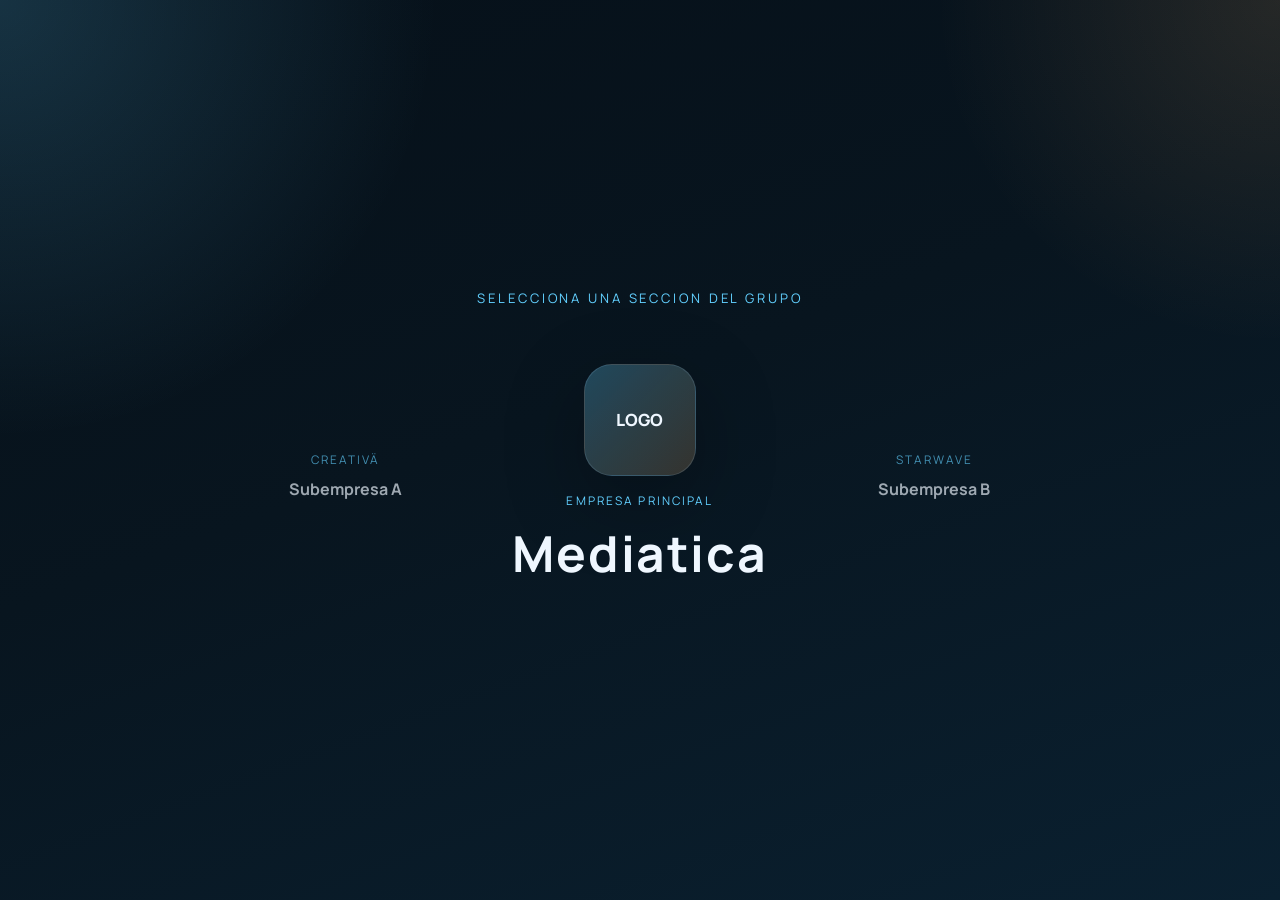
<file: Plantillas/V1/Index.html>
<!DOCTYPE html>
<html lang="es">
<head>
    <meta charset="UTF-8">
    <meta name="viewport" content="width=device-width, initial-scale=1.0">
    <title>Inicio Empresas</title>
    <link rel="preconnect" href="https://fonts.googleapis.com">
    <link rel="preconnect" href="https://fonts.gstatic.com" crossorigin>
    <link href="https://fonts.googleapis.com/css2?family=Manrope:wght@400;500;600;700;800&display=swap" rel="stylesheet">
    <link rel="stylesheet" href="styles_v1.css">
</head>
<body class="portal-body">
    <main class="portal-shell">
        <p class="portal-kicker">Selecciona una seccion del grupo</p>

        <div class="portal-layout">
            <a class="portal-item portal-side" href="marca1.html">
                <span class="portal-item-label">CREATIVÄ</span>
                <strong>Subempresa A</strong>
            </a>

            <a class="portal-item portal-center" href="empresa.html">
                <span class="portal-logo">LOGO</span>
                <span class="portal-item-label">Empresa principal</span>
                <strong>Mediatica</strong>
            </a>

            <a class="portal-item portal-side" href="marca2.html">
                <span class="portal-item-label">STARWAVE</span>
                <strong>Subempresa B</strong>
            </a>
        </div>
    </main>
</body>
</html>
</file>
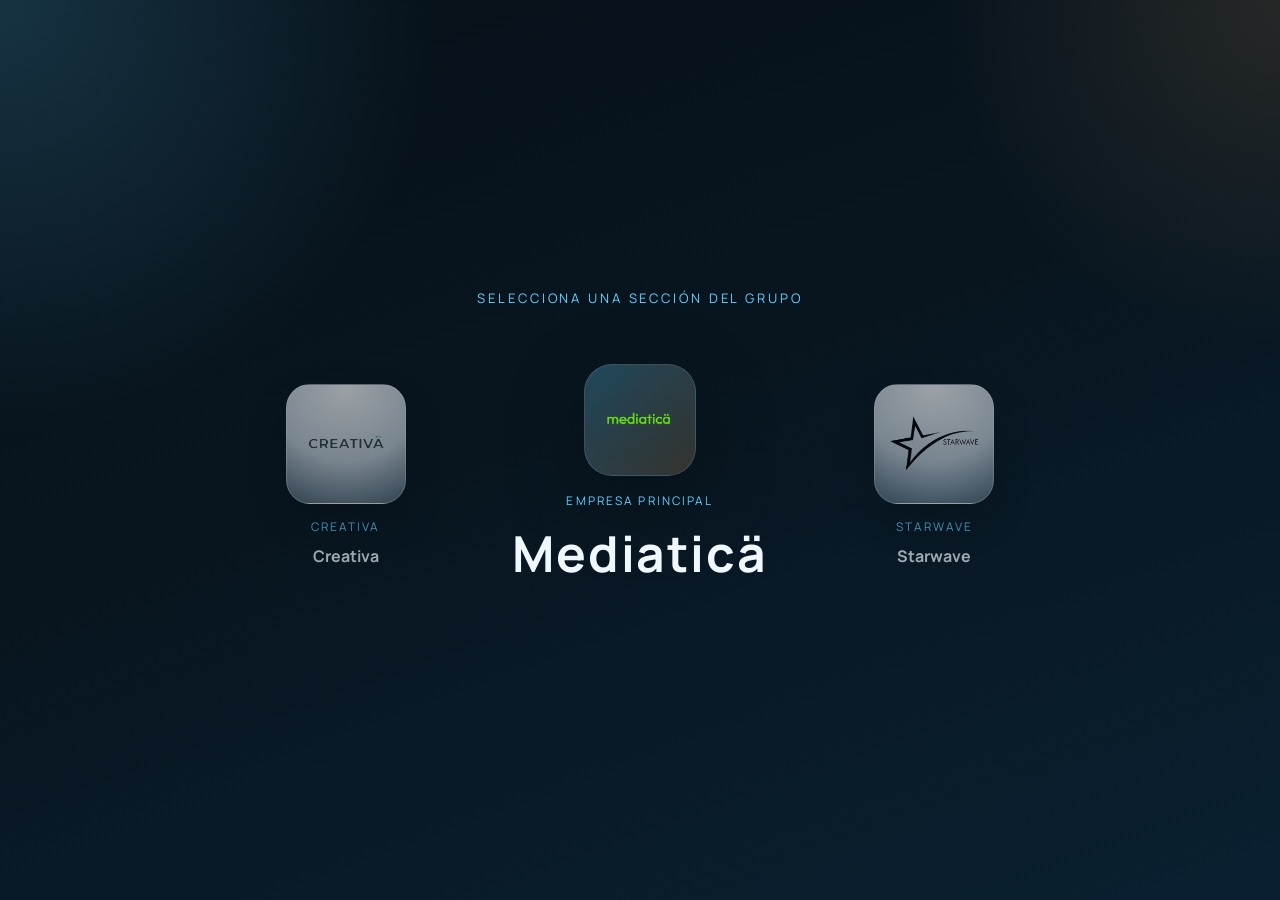
<file: Plantillas/V1/index.html>
<!DOCTYPE html>
<html lang="es">
<head>
    <meta charset="UTF-8">
    <meta name="viewport" content="width=device-width, initial-scale=1.0">
    <title>Inicio Empresas</title>
    <link rel="preconnect" href="https://fonts.googleapis.com">
    <link rel="preconnect" href="https://fonts.gstatic.com" crossorigin>
    <link href="https://fonts.googleapis.com/css2?family=Manrope:wght@400;500;600;700;800&display=swap" rel="stylesheet">
    <link rel="stylesheet" href="styles_v1.css">
</head>
<body class="portal-body">
    <main class="portal-shell">
        <p class="portal-kicker">Selecciona una sección del grupo</p>

        <div class="portal-layout">
            <a class="portal-item portal-side" href="marca1.html">
                <span class="portal-brand-image">
                    <img src="img/logo_creativa.png" alt="Logo de CREATIVA">
                </span>
                <span class="portal-item-label">CREATIVA</span>
                <strong>Creativa</strong>
            </a>

            <a class="portal-item portal-center" href="empresa.html">
                <span class="portal-logo portal-logo-image">
                    <img src="img/logo_mediatica.png" alt="Logo de Mediatica">
                </span>
                <span class="portal-item-label">Empresa principal</span>
                <strong>Mediaticä</strong>
            </a>

            <a class="portal-item portal-side" href="marca2.html">
                <span class="portal-brand-image">
                    <img src="img/logo_starwave.png" alt="Logo de STARWAVE">
                </span>
                <span class="portal-item-label">STARWAVE</span>
                <strong>Starwave</strong>
            </a>
        </div>
    </main>
</body>
</html>
</file>
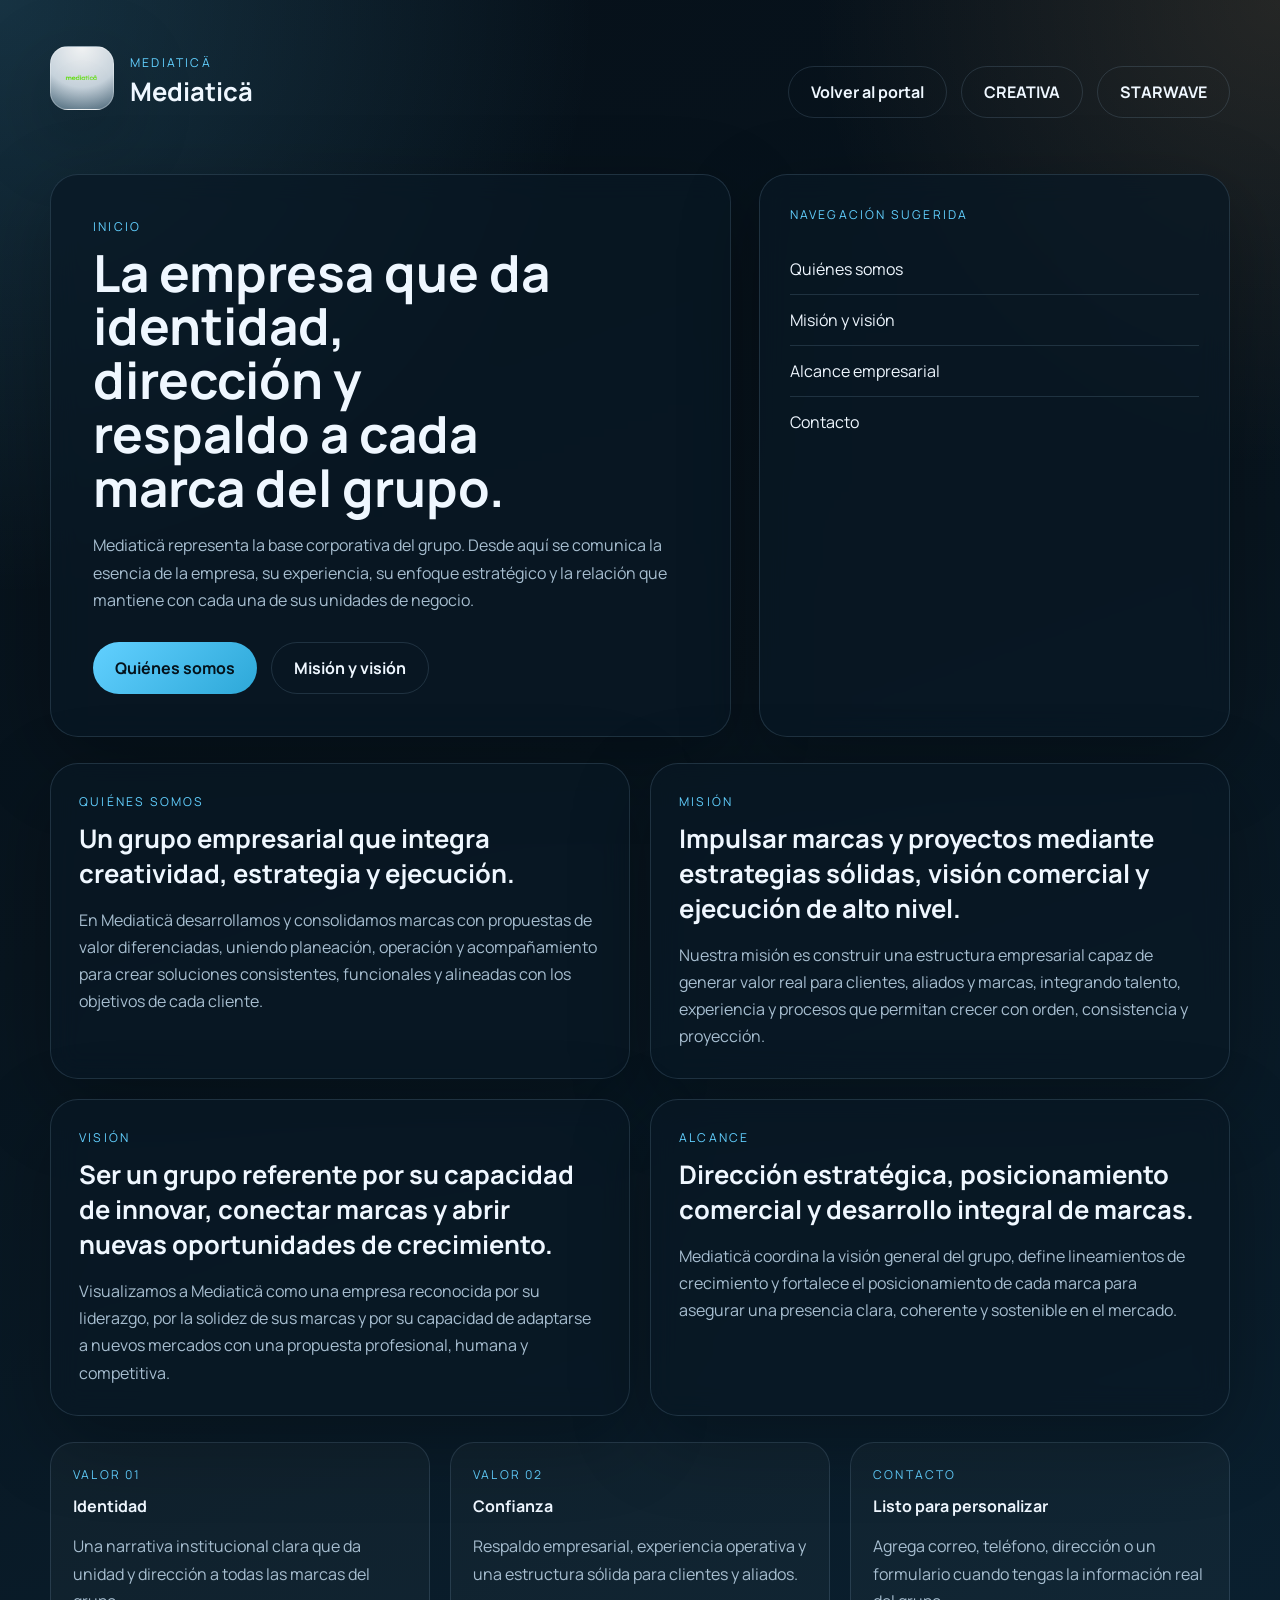
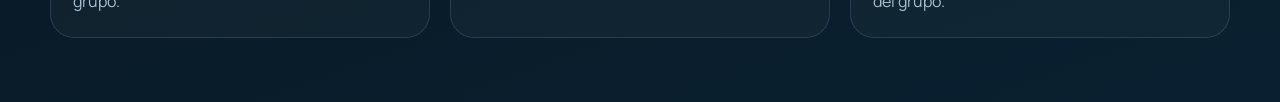
<file: Plantillas/V1/empresa.html>
<!DOCTYPE html>
<html lang="es">
<head>
    <meta charset="UTF-8">
    <meta name="viewport" content="width=device-width, initial-scale=1.0">
    <title>Mediaticä</title>
    <link rel="preconnect" href="https://fonts.googleapis.com">
    <link rel="preconnect" href="https://fonts.gstatic.com" crossorigin>
    <link href="https://fonts.googleapis.com/css2?family=Manrope:wght@400;500;600;700;800&display=swap" rel="stylesheet">
    <link rel="stylesheet" href="styles_v1.css">
</head>
<body>
    <main class="page-shell">
        <nav class="page-topbar">
            <div class="brand-lockup">
                <span class="logo-box logo-box-image">
                    <img src="img/logo_mediatica.png" alt="Logo de Mediatica">
                </span>
                <div class="page-title">
                    <p class="eyebrow">Mediaticä</p>
                    <h1>Mediaticä</h1>
                </div>
            </div>
            <div class="button-row">
                <a class="button button-ghost" href="index.html">Volver al portal</a>
                <a class="button button-ghost" href="marca1.html">CREATIVA</a>
                <a class="button button-ghost" href="marca2.html">STARWAVE</a>
            </div>
        </nav>

        <section class="page-hero">
            <article class="page-copy">
                <p class="section-tag">Inicio</p>
                <h2>La empresa que da identidad, dirección y respaldo a cada marca del grupo.</h2>
                <p>
                    Mediaticä representa la base corporativa del grupo. Desde aquí se comunica la esencia de la empresa,
                    su experiencia, su enfoque estratégico y la relación que mantiene con cada una de sus unidades de negocio.
                </p>
                <div class="button-row">
                    <a class="button" href="#quienes-somos">Quiénes somos</a>
                    <a class="button button-ghost" href="#mision-vision">Misión y visión</a>
                </div>
            </article>

            <aside class="info-panel">
                <p class="card-label">Navegación sugerida</p>
                <ul class="nav-links">
                    <li><a href="#quienes-somos">Quiénes somos</a></li>
                    <li><a href="#mision-vision">Misión y visión</a></li>
                    <li><a href="#alcance">Alcance empresarial</a></li>
                    <li><a href="#contacto">Contacto</a></li>
                </ul>
            </aside>
        </section>

        <section class="content-grid" id="quienes-somos">
            <article class="content-card">
                <p class="mini-label">Quiénes somos</p>
                <h3>Un grupo empresarial que integra creatividad, estrategia y ejecución.</h3>
                <p>
                    En Mediaticä desarrollamos y consolidamos marcas con propuestas de valor diferenciadas, uniendo planeación,
                    operación y acompañamiento para crear soluciones consistentes, funcionales y alineadas con los objetivos de cada cliente.
                </p>
            </article>

            <article class="content-card" id="mision-vision">
                <p class="mini-label">Misión</p>
                <h3>Impulsar marcas y proyectos mediante estrategias sólidas, visión comercial y ejecución de alto nivel.</h3>
                <p>
                    Nuestra misión es construir una estructura empresarial capaz de generar valor real para clientes, aliados y marcas,
                    integrando talento, experiencia y procesos que permitan crecer con orden, consistencia y proyección.
                </p>
            </article>

            <article class="content-card">
                <p class="mini-label">Visión</p>
                <h3>Ser un grupo referente por su capacidad de innovar, conectar marcas y abrir nuevas oportunidades de crecimiento.</h3>
                <p>
                    Visualizamos a Mediaticä como una empresa reconocida por su liderazgo, por la solidez de sus marcas y por su capacidad
                    de adaptarse a nuevos mercados con una propuesta profesional, humana y competitiva.
                </p>
            </article>

            <article class="content-card" id="alcance">
                <p class="mini-label">Alcance</p>
                <h3>Dirección estratégica, posicionamiento comercial y desarrollo integral de marcas.</h3>
                <p>
                    Mediaticä coordina la visión general del grupo, define lineamientos de crecimiento y fortalece el posicionamiento
                    de cada marca para asegurar una presencia clara, coherente y sostenible en el mercado.
                </p>
            </article>
        </section>

        <section class="highlights-grid">
            <article class="highlight-box">
                <p class="mini-label">Valor 01</p>
                <h4>Identidad</h4>
                <p>Una narrativa institucional clara que da unidad y dirección a todas las marcas del grupo.</p>
            </article>

            <article class="highlight-box">
                <p class="mini-label">Valor 02</p>
                <h4>Confianza</h4>
                <p>Respaldo empresarial, experiencia operativa y una estructura sólida para clientes y aliados.</p>
            </article>

            <article class="highlight-box" id="contacto">
                <p class="mini-label">Contacto</p>
                <h4>Listo para personalizar</h4>
                <p>Agrega correo, teléfono, dirección o un formulario cuando tengas la información real del grupo.</p>
            </article>
        </section>
    </main>
</body>
</html>
</file>
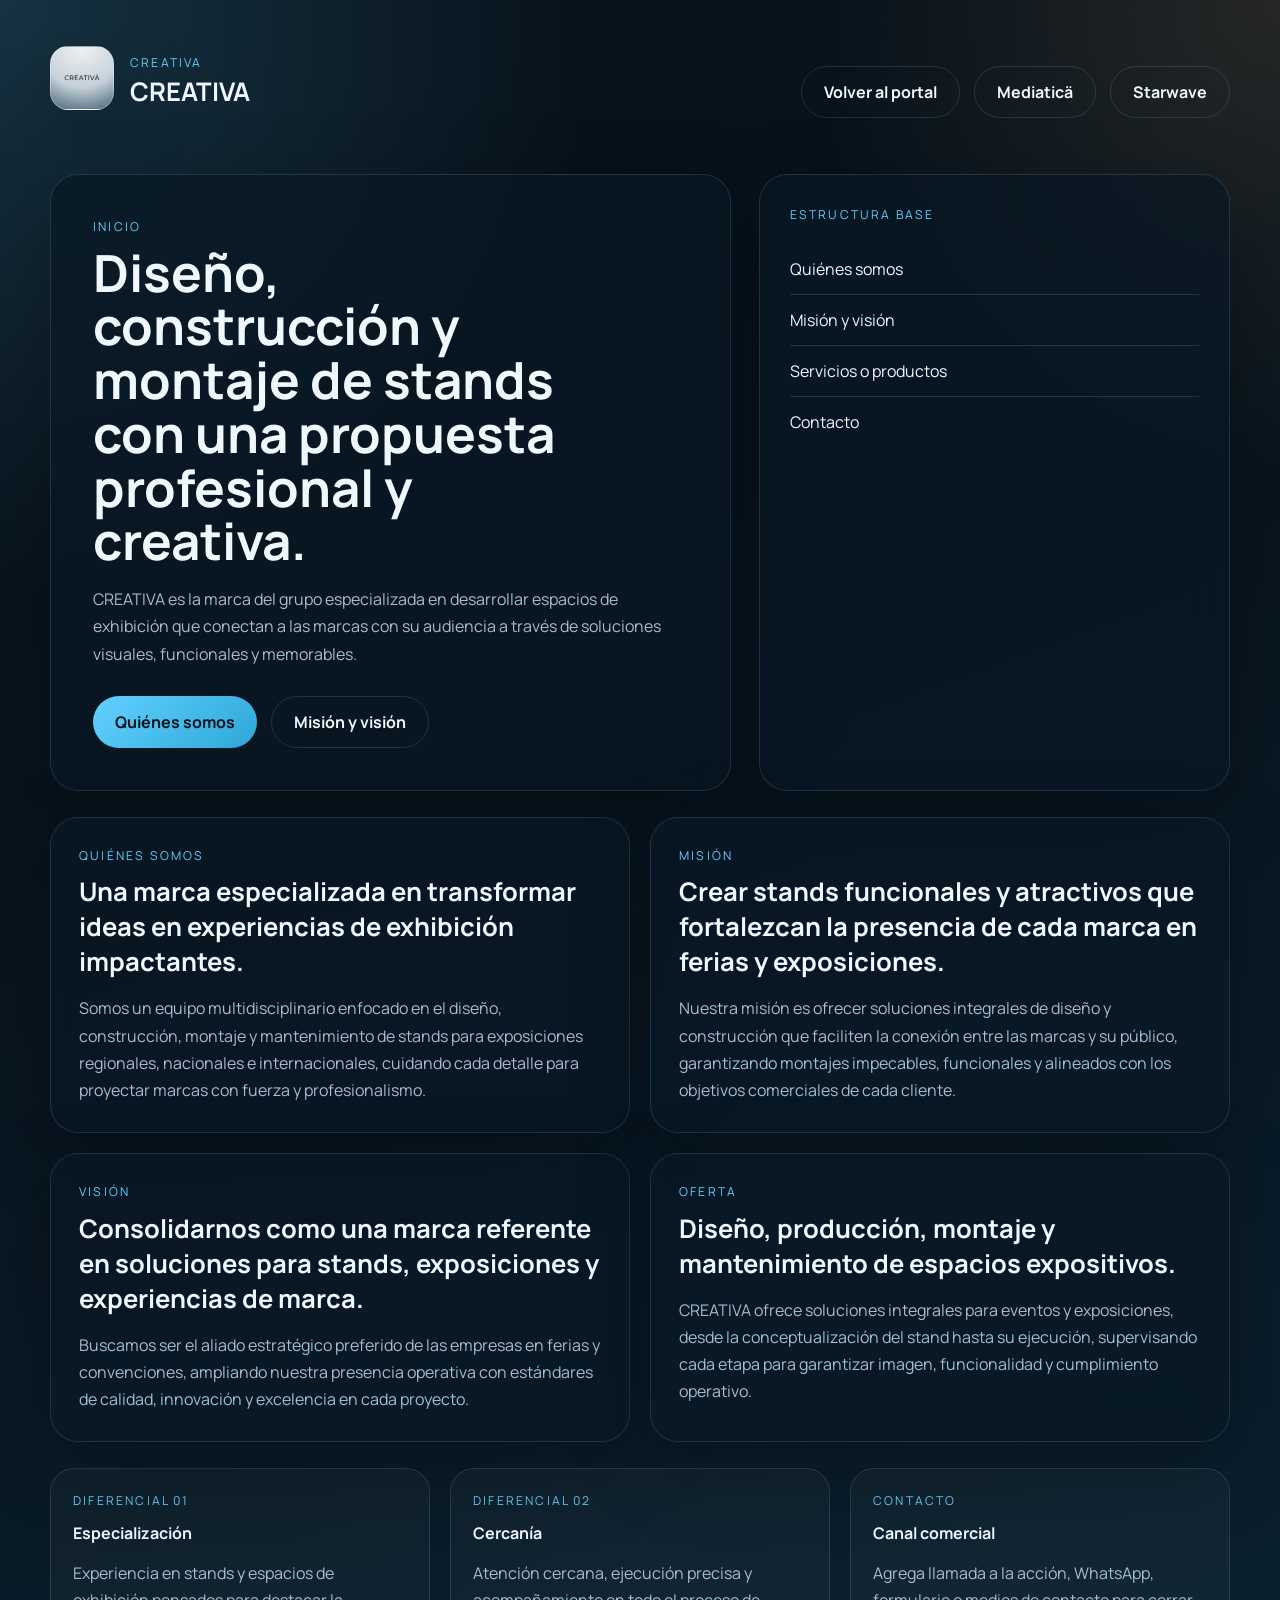
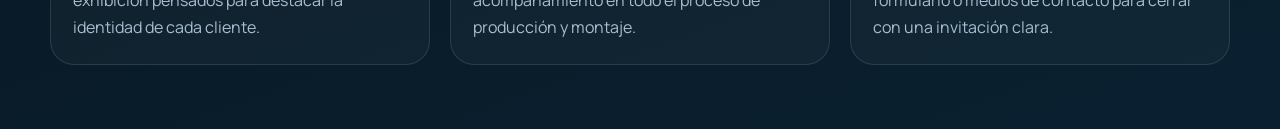
<file: Plantillas/V1/marca1.html>
<!DOCTYPE html>
<html lang="es">
<head>
    <meta charset="UTF-8">
    <meta name="viewport" content="width=device-width, initial-scale=1.0">
    <title>CREATIVA</title>
    <link rel="preconnect" href="https://fonts.googleapis.com">
    <link rel="preconnect" href="https://fonts.gstatic.com" crossorigin>
    <link href="https://fonts.googleapis.com/css2?family=Manrope:wght@400;500;600;700;800&display=swap" rel="stylesheet">
    <link rel="stylesheet" href="styles_v1.css">
</head>
<body>
    <main class="page-shell">
        <nav class="page-topbar">
            <div class="brand-lockup">
                <span class="logo-box logo-box-image">
                    <img src="img/logo_creativa.png" alt="Logo de CREATIVA">
                </span>
                <div class="page-title">
                    <p class="eyebrow">CREATIVA</p>
                    <h1>CREATIVA</h1>
                </div>
            </div>
            <div class="button-row">
                <a class="button button-ghost" href="index.html">Volver al portal</a>
                <a class="button button-ghost" href="empresa.html">Mediaticä</a>
                <a class="button button-ghost" href="marca2.html">Starwave</a>
            </div>
        </nav>

        <section class="page-hero">
            <article class="page-copy">
                <p class="section-tag">Inicio</p>
                <h2>Diseño, construcción y montaje de stands con una propuesta profesional y creativa.</h2>
                <p>
                    CREATIVA es la marca del grupo especializada en desarrollar espacios de exhibición que conectan a las marcas
                    con su audiencia a través de soluciones visuales, funcionales y memorables.
                </p>
                <div class="button-row">
                    <a class="button" href="#quienes-somos">Quiénes somos</a>
                    <a class="button button-ghost" href="#mision-vision">Misión y visión</a>
                </div>
            </article>

            <aside class="info-panel">
                <p class="card-label">Estructura base</p>
                <ul class="nav-links">
                    <li><a href="#quienes-somos">Quiénes somos</a></li>
                    <li><a href="#mision-vision">Misión y visión</a></li>
                    <li><a href="#servicios">Servicios o productos</a></li>
                    <li><a href="#contacto">Contacto</a></li>
                </ul>
            </aside>
        </section>

        <section class="content-grid" id="quienes-somos">
            <article class="content-card">
                <p class="mini-label">Quiénes somos</p>
                <h3>Una marca especializada en transformar ideas en experiencias de exhibición impactantes.</h3>
                <p>
                    Somos un equipo multidisciplinario enfocado en el diseño, construcción, montaje y mantenimiento de stands para
                    exposiciones regionales, nacionales e internacionales, cuidando cada detalle para proyectar marcas con fuerza y profesionalismo.
                </p>
            </article>

            <article class="content-card" id="mision-vision">
                <p class="mini-label">Misión</p>
                <h3>Crear stands funcionales y atractivos que fortalezcan la presencia de cada marca en ferias y exposiciones.</h3>
                <p>
                    Nuestra misión es ofrecer soluciones integrales de diseño y construcción que faciliten la conexión entre las marcas
                    y su público, garantizando montajes impecables, funcionales y alineados con los objetivos comerciales de cada cliente.
                </p>
            </article>

            <article class="content-card">
                <p class="mini-label">Visión</p>
                <h3>Consolidarnos como una marca referente en soluciones para stands, exposiciones y experiencias de marca.</h3>
                <p>
                    Buscamos ser el aliado estratégico preferido de las empresas en ferias y convenciones, ampliando nuestra presencia
                    operativa con estándares de calidad, innovación y excelencia en cada proyecto.
                </p>
            </article>

            <article class="content-card" id="servicios">
                <p class="mini-label">Oferta</p>
                <h3>Diseño, producción, montaje y mantenimiento de espacios expositivos.</h3>
                <p>
                    CREATIVA ofrece soluciones integrales para eventos y exposiciones, desde la conceptualización del stand hasta su ejecución,
                    supervisando cada etapa para garantizar imagen, funcionalidad y cumplimiento operativo.
                </p>
            </article>
        </section>

        <section class="highlights-grid">
            <article class="highlight-box">
                <p class="mini-label">Diferencial 01</p>
                <h4>Especialización</h4>
                <p>Experiencia en stands y espacios de exhibición pensados para destacar la identidad de cada cliente.</p>
            </article>

            <article class="highlight-box">
                <p class="mini-label">Diferencial 02</p>
                <h4>Cercanía</h4>
                <p>Atención cercana, ejecución precisa y acompañamiento en todo el proceso de producción y montaje.</p>
            </article>

            <article class="highlight-box" id="contacto">
                <p class="mini-label">Contacto</p>
                <h4>Canal comercial</h4>
                <p>Agrega llamada a la acción, WhatsApp, formulario o medios de contacto para cerrar con una invitación clara.</p>
            </article>
        </section>
    </main>
</body>
</html>
</file>
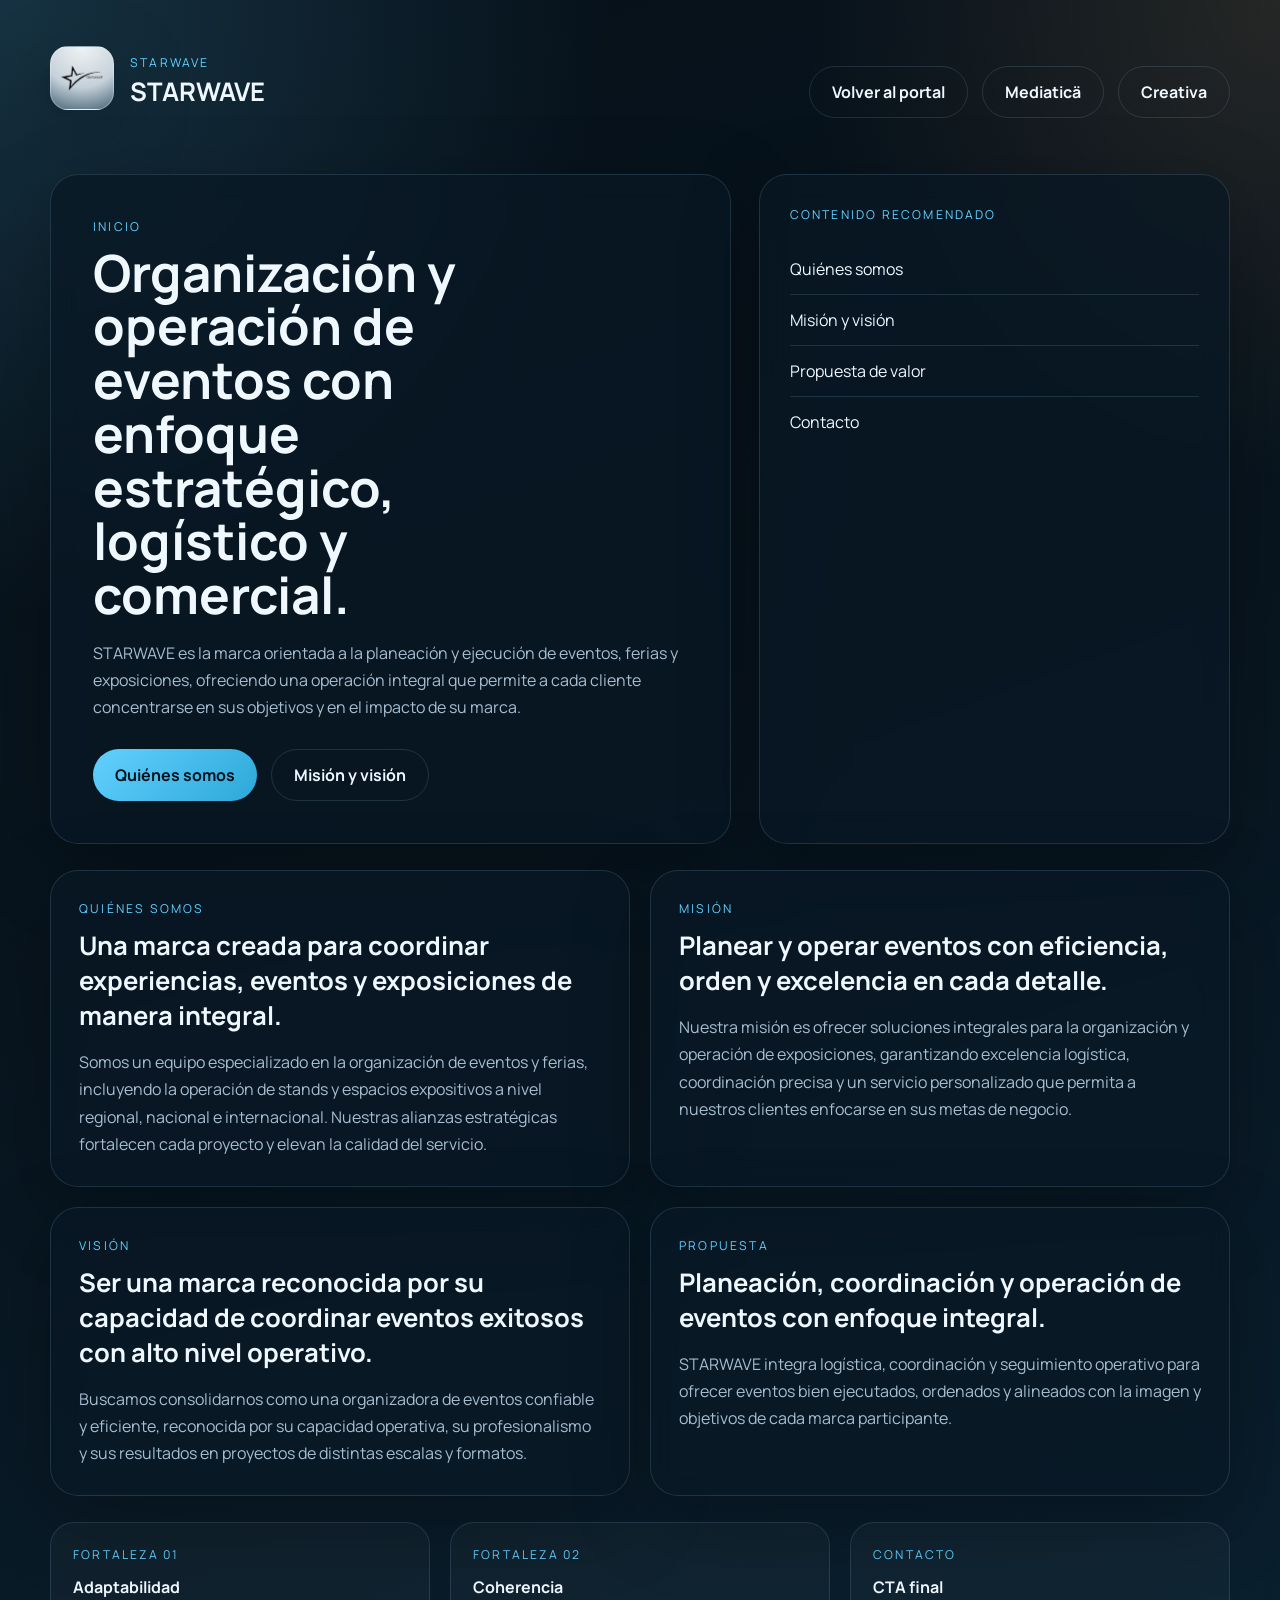
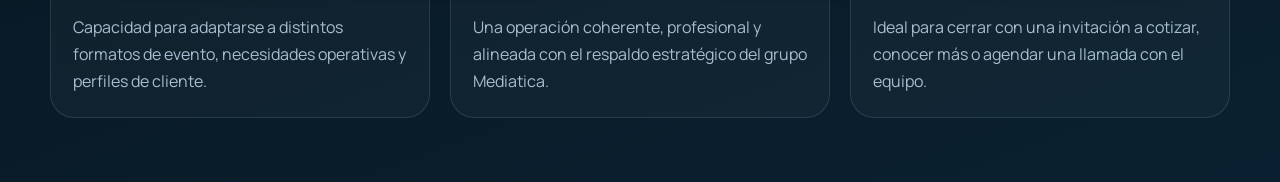
<file: Plantillas/V1/marca2.html>
<!DOCTYPE html>
<html lang="es">
<head>
    <meta charset="UTF-8">
    <meta name="viewport" content="width=device-width, initial-scale=1.0">
    <title>STARWAVE</title>
    <link rel="preconnect" href="https://fonts.googleapis.com">
    <link rel="preconnect" href="https://fonts.gstatic.com" crossorigin>
    <link href="https://fonts.googleapis.com/css2?family=Manrope:wght@400;500;600;700;800&display=swap" rel="stylesheet">
    <link rel="stylesheet" href="styles_v1.css">
</head>
<body>
    <main class="page-shell">
        <nav class="page-topbar">
            <div class="brand-lockup">
                <span class="logo-box logo-box-image">
                    <img src="img/logo_starwave.png" alt="Logo de STARWAVE">
                </span>
                <div class="page-title">
                    <p class="eyebrow">STARWAVE</p>
                    <h1>STARWAVE</h1>
                </div>
            </div>
            <div class="button-row">
                <a class="button button-ghost" href="index.html">Volver al portal</a>
                <a class="button button-ghost" href="empresa.html">Mediaticä</a>
                <a class="button button-ghost" href="marca1.html">Creativa</a>
            </div>
        </nav>

        <section class="page-hero">
            <article class="page-copy">
                <p class="section-tag">Inicio</p>
                <h2>Organización y operación de eventos con enfoque estratégico, logístico y comercial.</h2>
                <p>
                    STARWAVE es la marca orientada a la planeación y ejecución de eventos, ferias y exposiciones, ofreciendo
                    una operación integral que permite a cada cliente concentrarse en sus objetivos y en el impacto de su marca.
                </p>
                <div class="button-row">
                    <a class="button" href="#quienes-somos">Quiénes somos</a>
                    <a class="button button-ghost" href="#mision-vision">Misión y visión</a>
                </div>
            </article>

            <aside class="info-panel">
                <p class="card-label">Contenido recomendado</p>
                <ul class="nav-links">
                    <li><a href="#quienes-somos">Quiénes somos</a></li>
                    <li><a href="#mision-vision">Misión y visión</a></li>
                    <li><a href="#propuesta">Propuesta de valor</a></li>
                    <li><a href="#contacto">Contacto</a></li>
                </ul>
            </aside>
        </section>

        <section class="content-grid" id="quienes-somos">
            <article class="content-card">
                <p class="mini-label">Quiénes somos</p>
                <h3>Una marca creada para coordinar experiencias, eventos y exposiciones de manera integral.</h3>
                <p>
                    Somos un equipo especializado en la organización de eventos y ferias, incluyendo la operación de stands y espacios
                    expositivos a nivel regional, nacional e internacional. Nuestras alianzas estratégicas fortalecen cada proyecto y elevan la calidad del servicio.
                </p>
            </article>

            <article class="content-card" id="mision-vision">
                <p class="mini-label">Misión</p>
                <h3>Planear y operar eventos con eficiencia, orden y excelencia en cada detalle.</h3>
                <p>
                    Nuestra misión es ofrecer soluciones integrales para la organización y operación de exposiciones, garantizando
                    excelencia logística, coordinación precisa y un servicio personalizado que permita a nuestros clientes enfocarse en sus metas de negocio.
                </p>
            </article>

            <article class="content-card">
                <p class="mini-label">Visión</p>
                <h3>Ser una marca reconocida por su capacidad de coordinar eventos exitosos con alto nivel operativo.</h3>
                <p>
                    Buscamos consolidarnos como una organizadora de eventos confiable y eficiente, reconocida por su capacidad operativa,
                    su profesionalismo y sus resultados en proyectos de distintas escalas y formatos.
                </p>
            </article>

            <article class="content-card" id="propuesta">
                <p class="mini-label">Propuesta</p>
                <h3>Planeación, coordinación y operación de eventos con enfoque integral.</h3>
                <p>
                    STARWAVE integra logística, coordinación y seguimiento operativo para ofrecer eventos bien ejecutados, ordenados
                    y alineados con la imagen y objetivos de cada marca participante.
                </p>
            </article>
        </section>

        <section class="highlights-grid">
            <article class="highlight-box">
                <p class="mini-label">Fortaleza 01</p>
                <h4>Adaptabilidad</h4>
                <p>Capacidad para adaptarse a distintos formatos de evento, necesidades operativas y perfiles de cliente.</p>
            </article>

            <article class="highlight-box">
                <p class="mini-label">Fortaleza 02</p>
                <h4>Coherencia</h4>
                <p>Una operación coherente, profesional y alineada con el respaldo estratégico del grupo Mediatica.</p>
            </article>

            <article class="highlight-box" id="contacto">
                <p class="mini-label">Contacto</p>
                <h4>CTA final</h4>
                <p>Ideal para cerrar con una invitación a cotizar, conocer más o agendar una llamada con el equipo.</p>
            </article>
        </section>
    </main>
</body>
</html>
</file>
<file: Plantillas/V1/styles_v1.css>
:root {
    --bg: #08151f;
    --bg-soft: #102433;
    --surface: rgba(9, 24, 36, 0.72);
    --surface-strong: #102c40;
    --line: rgba(173, 216, 255, 0.14);
    --text: #eff7ff;
    --muted: #a7bed0;
    --accent: #62d0ff;
    --accent-strong: #2da8d8;
    --accent-warm: #ffb86c;
    --shadow: 0 24px 80px rgba(0, 0, 0, 0.28);
}

* {
    box-sizing: border-box;
}

html {
    scroll-behavior: smooth;
}

body {
    margin: 0;
    font-family: "Manrope", sans-serif;
    color: var(--text);
    background:
        radial-gradient(circle at top left, rgba(98, 208, 255, 0.18), transparent 28%),
        radial-gradient(circle at top right, rgba(255, 184, 108, 0.12), transparent 22%),
        linear-gradient(160deg, #061019 0%, #08151f 45%, #0a2030 100%);
    min-height: 100vh;
}

.portal-body {
    display: flex;
    align-items: center;
    justify-content: center;
    padding: 24px;
}

.portal-shell {
    width: min(1100px, 100%);
    text-align: center;
}

.portal-kicker {
    margin: 0 0 28px;
    text-transform: uppercase;
    letter-spacing: 0.22em;
    font-size: 0.82rem;
    color: var(--accent);
}

.portal-layout {
    display: flex;
    align-items: center;
    justify-content: center;
    gap: 42px;
}

.portal-item {
    text-align: center;
    cursor: pointer;
    transition: transform 0.3s ease, opacity 0.3s ease, border-color 0.3s ease;
    opacity: 0.65;
    color: var(--text);
}

.portal-item:hover {
    transform: scale(1.08);
    opacity: 1;
}

.portal-item strong {
    display: block;
    margin-top: 10px;
}

.portal-brand-image {
    width: 120px;
    height: 120px;
    margin: 0 auto 14px;
    display: grid;
    place-items: center;
    padding: 14px;
    border-radius: 24px;
    background:
        radial-gradient(circle at top, rgba(255, 255, 255, 0.92), rgba(233, 244, 255, 0.78) 58%, rgba(185, 220, 244, 0.34) 100%);
    border: 1px solid rgba(255, 255, 255, 0.28);
    box-shadow: 0 18px 40px rgba(0, 0, 0, 0.24);
}

.portal-brand-image img {
    width: 100%;
    height: 100%;
    object-fit: contain;
    filter: drop-shadow(0 8px 18px rgba(0, 0, 0, 0.18));
}

.portal-side {
    min-width: 180px;
    padding: 28px 18px;
    border-radius: 24px;
    border: 1px solid transparent;
}

.portal-side:hover {
    border-color: var(--line);
    background: rgba(255, 255, 255, 0.03);
}

.portal-center {
    opacity: 1;
    padding: 26px 34px;
}

.portal-center strong {
    font-size: clamp(1.9rem, 4vw, 3.1rem);
    letter-spacing: 0.04em;
}

.portal-logo {
    width: 112px;
    height: 112px;
    margin: 0 auto 16px;
    display: grid;
    place-items: center;
    border-radius: 28px;
    background: linear-gradient(135deg, rgba(98, 208, 255, 0.28), rgba(255, 184, 108, 0.18));
    border: 1px solid var(--line);
    box-shadow: var(--shadow);
    font-weight: 800;
    font-size: 1.05rem;
}

.portal-logo-image {
    padding: 12px;
}

.portal-logo-image img {
    width: 100%;
    height: 100%;
    object-fit: contain;
    filter: drop-shadow(0 8px 18px rgba(0, 0, 0, 0.18));
}

.portal-item-label {
    display: block;
    text-transform: uppercase;
    letter-spacing: 0.18em;
    font-size: 0.74rem;
    color: var(--accent);
}

a {
    color: inherit;
    text-decoration: none;
}

p {
    color: var(--muted);
    line-height: 1.7;
}

.hero,
.page-shell {
    width: min(1180px, calc(100% - 32px));
    margin: 0 auto;
}

.hero {
    padding: 24px 0 48px;
}

.topbar,
.page-topbar {
    display: flex;
    align-items: center;
    justify-content: space-between;
    gap: 16px;
    padding: 14px 0;
}

.brand-lockup {
    display: flex;
    align-items: center;
    gap: 16px;
}

.brand-lockup h1,
.page-title h1 {
    margin: 0;
    font-size: clamp(1.6rem, 2vw, 2.2rem);
}

.eyebrow,
.section-tag,
.card-label,
.card-pill,
.mini-label {
    text-transform: uppercase;
    letter-spacing: 0.18em;
    font-size: 0.76rem;
    color: var(--accent);
    margin: 0 0 8px;
}

.brand-badge,
.logo-box {
    width: 64px;
    height: 64px;
    border-radius: 18px;
    display: grid;
    place-items: center;
    background: linear-gradient(135deg, rgba(98, 208, 255, 0.25), rgba(255, 184, 108, 0.2));
    border: 1px solid var(--line);
    color: var(--text);
    font-weight: 800;
    box-shadow: var(--shadow);
}

.logo-box-image {
    padding: 10px;
    background:
        radial-gradient(circle at top, rgba(255, 255, 255, 0.94), rgba(238, 247, 255, 0.82) 58%, rgba(181, 218, 243, 0.34) 100%);
    border: 1px solid rgba(255, 255, 255, 0.28);
}

.logo-box-image img {
    width: 100%;
    height: 100%;
    object-fit: contain;
    filter: drop-shadow(0 8px 18px rgba(0, 0, 0, 0.18));
}

.hero-content,
.page-hero {
    display: grid;
    grid-template-columns: 1.3fr 0.9fr;
    gap: 28px;
    align-items: stretch;
    padding-top: 42px;
}

.hero-copy,
.hero-card,
.page-copy,
.info-panel,
.content-card,
.brand-card,
.timeline-item {
    background: var(--surface);
    backdrop-filter: blur(14px);
    border: 1px solid var(--line);
    border-radius: 28px;
    box-shadow: var(--shadow);
}

.hero-copy,
.page-copy {
    padding: 42px;
}

.hero-copy h2,
.page-copy h2 {
    font-size: clamp(2.3rem, 4vw, 4.6rem);
    line-height: 1.05;
    margin: 0 0 18px;
    max-width: 12ch;
}

.hero-actions,
.button-row {
    display: flex;
    flex-wrap: wrap;
    gap: 14px;
    margin-top: 28px;
}

.button {
    display: inline-flex;
    align-items: center;
    justify-content: center;
    padding: 14px 22px;
    border-radius: 999px;
    background: linear-gradient(135deg, var(--accent), var(--accent-strong));
    color: #04121b;
    font-weight: 700;
}

.button-ghost {
    background: transparent;
    color: var(--text);
    border: 1px solid var(--line);
}

.hero-card,
.info-panel {
    padding: 30px;
}

.check-list,
.nav-links {
    margin: 18px 0 0;
    padding: 0;
    list-style: none;
}

.check-list li,
.nav-links li {
    padding: 14px 0;
    border-bottom: 1px solid var(--line);
    color: var(--text);
}

.check-list li:last-child,
.nav-links li:last-child {
    border-bottom: 0;
}

.section {
    width: min(1180px, calc(100% - 32px));
    margin: 0 auto;
    padding: 28px 0 56px;
}

.section-alt {
    padding-bottom: 80px;
}

.section-heading {
    max-width: 760px;
    margin-bottom: 26px;
}

.section-heading h3,
.content-card h3 {
    margin: 0 0 12px;
    font-size: clamp(1.6rem, 2vw, 2.4rem);
}

.ecosystem-grid,
.timeline-grid,
.content-grid,
.highlights-grid {
    display: grid;
    gap: 20px;
}

.ecosystem-grid {
    grid-template-columns: repeat(3, minmax(0, 1fr));
}

.timeline-grid {
    grid-template-columns: repeat(3, minmax(0, 1fr));
}

.brand-card,
.timeline-item,
.content-card {
    padding: 28px;
}

.brand-card h4,
.timeline-item h4 {
    margin: 10px 0 12px;
    font-size: 1.3rem;
}

.brand-card a {
    display: inline-flex;
    margin-top: 18px;
    font-weight: 700;
    color: var(--accent);
}

.featured {
    background:
        linear-gradient(160deg, rgba(98, 208, 255, 0.16), rgba(255, 184, 108, 0.08)),
        var(--surface);
}

.timeline-item span {
    display: inline-flex;
    width: 42px;
    height: 42px;
    align-items: center;
    justify-content: center;
    border-radius: 50%;
    background: rgba(98, 208, 255, 0.16);
    color: var(--accent);
    font-weight: 800;
}

.page-shell {
    padding: 24px 0 64px;
}

.page-title p {
    margin: 6px 0 0;
}

.page-copy {
    min-height: 100%;
}

.page-copy h2 {
    max-width: 14ch;
}

.content-grid {
    grid-template-columns: repeat(2, minmax(0, 1fr));
    margin-top: 26px;
}

.highlights-grid {
    grid-template-columns: repeat(3, minmax(0, 1fr));
    margin-top: 26px;
}

.highlight-box {
    padding: 22px;
    border-radius: 24px;
    border: 1px solid var(--line);
    background: rgba(255, 255, 255, 0.03);
}

.highlight-box h4 {
    margin: 10px 0 10px;
}

.content-card p:last-child,
.highlight-box p:last-child {
    margin-bottom: 0;
}

@media (max-width: 960px) {
    .hero-content,
    .page-hero,
    .ecosystem-grid,
    .timeline-grid,
    .content-grid,
    .highlights-grid {
        grid-template-columns: 1fr;
    }

    .hero-copy,
    .hero-card,
    .page-copy,
    .info-panel,
    .content-card,
    .brand-card,
    .timeline-item {
        padding: 24px;
    }
}

@media (max-width: 640px) {
    .portal-layout {
        flex-direction: column;
        gap: 18px;
    }

    .portal-side,
    .portal-center {
        width: 100%;
        max-width: 320px;
    }

    .topbar,
    .page-topbar,
    .brand-lockup {
        flex-direction: column;
        align-items: flex-start;
    }

    .hero-copy h2,
    .page-copy h2 {
        font-size: 2.2rem;
    }

    .button,
    .button-ghost {
        width: 100%;
    }
}
</file>
